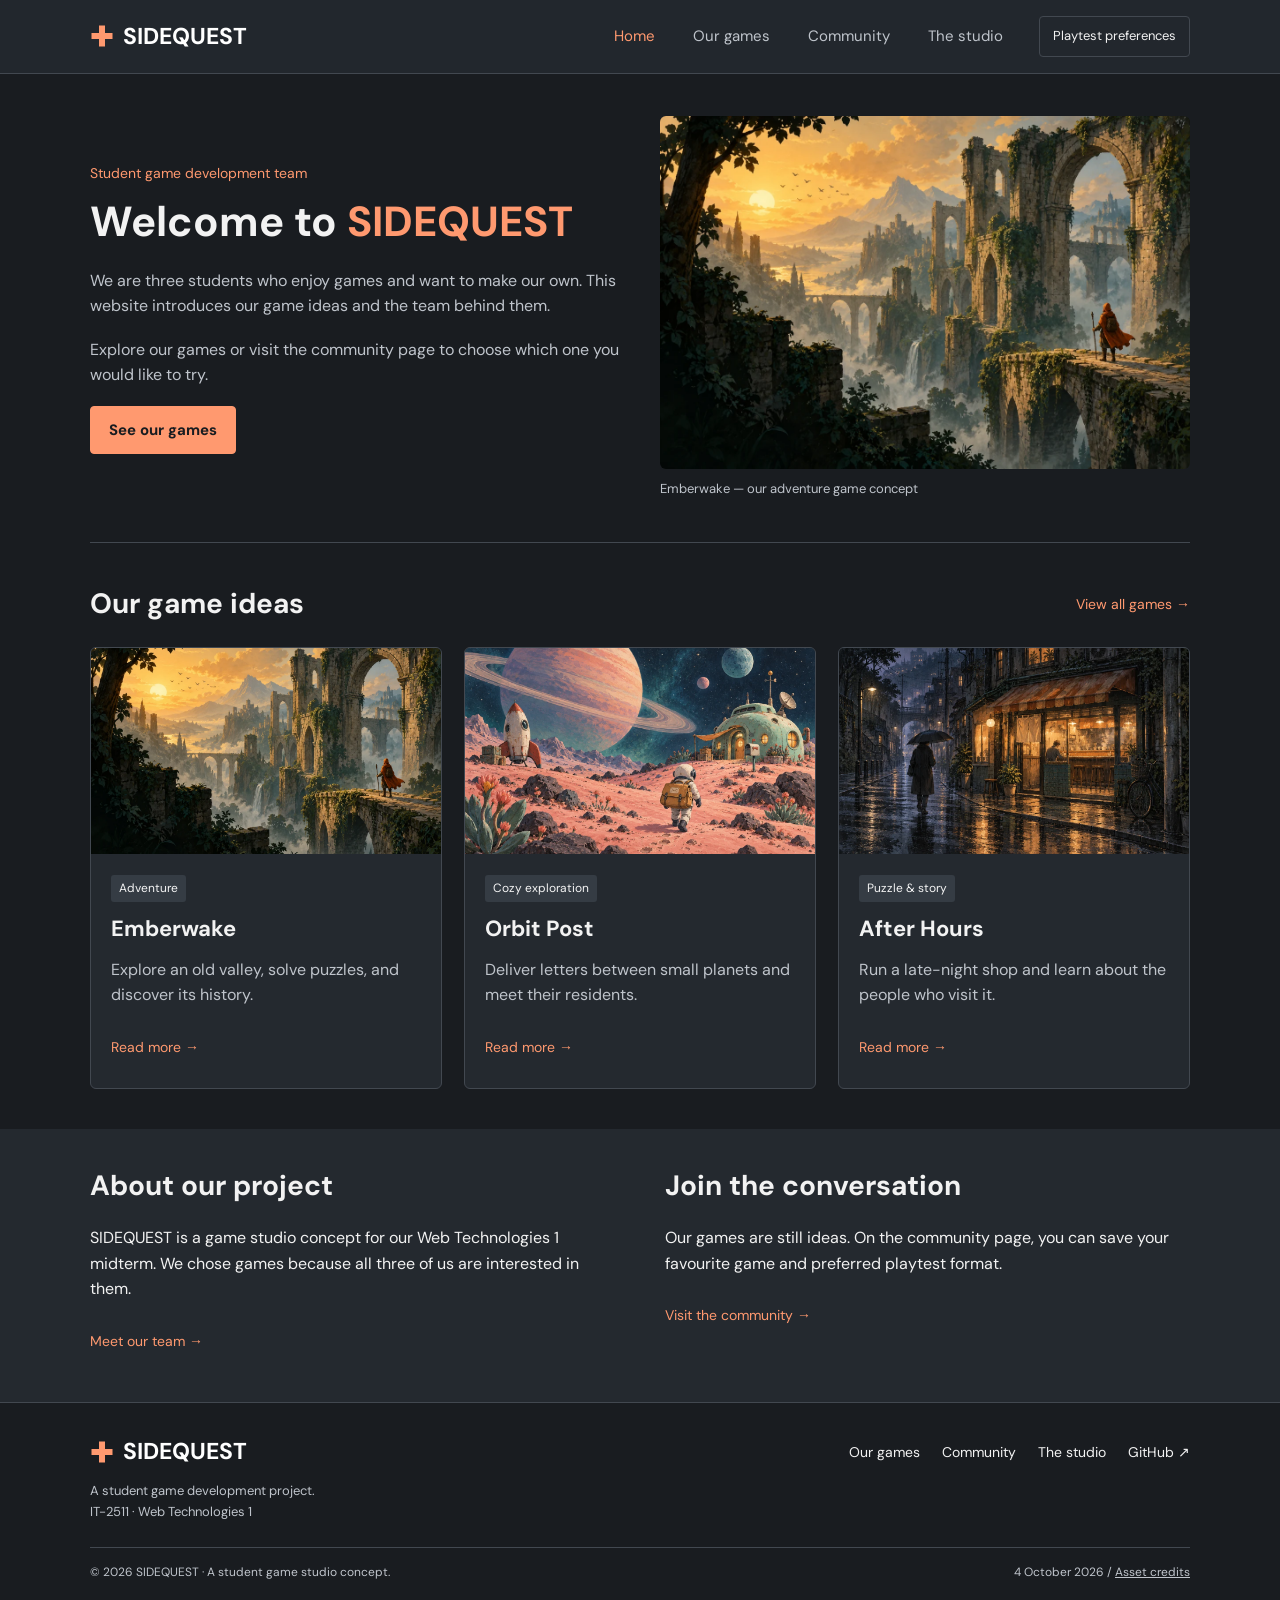
<file: index.html>
<!DOCTYPE html>
<html lang="en">
  <head>
    <meta charset="utf-8">
    <meta name="viewport" content="width=device-width, initial-scale=1">
    <meta name="description" content="SIDEQUEST student game studio website: Home. IT-2511, Web Technologies 1.">
    <meta name="theme-color" content="#151615">
    <title>
      Home | SIDEQUEST
    </title>
    <link rel="icon" href="assets/favicon.svg" type="image/svg+xml">
    <link rel="preload" href="assets/fonts/dm-sans-regular.woff2" as="font" type="font/woff2" crossorigin>
    <link rel="stylesheet" href="assets/vendor/bootstrap.min.css">
    <link rel="stylesheet" href="css/style.css">
    <link rel="stylesheet" href="css/home.css">
    <script src="assets/vendor/bootstrap.bundle.min.js" defer>
    </script>
    <script src="js/site.js" defer>
    </script>
  </head>
  <body>
    <a class="skip-link" href="#main">
      Skip to content
    </a>
    <header class="site-header">
      <nav class="navbar navbar-expand-lg shell" aria-label="Main navigation">
        <a class="brand" href="index.html" aria-label="SIDEQUEST home">
          <svg class="brand-mark" viewBox="0 0 32 32" aria-hidden="true">
            <path d="M12 2h8v10h10v8H20v10h-8V20H2v-8h10z" fill="currentColor"/>
          </svg>
          <span>
            SIDEQUEST
          </span>
        </a>
        <button class="navbar-toggler" type="button" data-bs-toggle="collapse" data-bs-target="#main-navigation" aria-controls="main-navigation" aria-expanded="false" aria-label="Toggle navigation">
          <span class="navbar-toggler-icon">
          </span>
        </button>
        <div class="collapse navbar-collapse" id="main-navigation">
          <ul class="navbar-nav">
            <li class="nav-item">
              <a class="nav-link" href="index.html" aria-current="page">
                Home
              </a>
            </li>
            <li class="nav-item">
              <a class="nav-link" href="games.html">
                Our games
              </a>
            </li>
            <li class="nav-item">
              <a class="nav-link" href="community.html">
                Community
              </a>
            </li>
            <li class="nav-item">
              <a class="nav-link" href="studio.html">
                The studio
              </a>
            </li>
          </ul>
          <a class="nav-cta" href="community.html#playtest">
            Playtest preferences
          </a>
        </div>
      </nav>
    </header>
    <main id="main">
      <section class="shell home-hero" aria-labelledby="hero-title">
        <div class="hero-copy">
          <p class="eyebrow">
            Student game development team
          </p>
          <h1 id="hero-title">
            Welcome to
            <span class="accent">
              SIDEQUEST
            </span>
          </h1>
          <p>
            We are three students who enjoy games and want to make our own. This website introduces our game ideas and the team behind them.
          </p>
          <p>
            Explore our games or visit the community page to choose which one you would like to try.
          </p>
          <a class="button" href="games.html">
            See our games
          </a>
        </div>
        <figure class="hero-image">
          <a href="emberwake.html">
            <img src="assets/images/emberwake.webp" alt="An orange-cloaked traveler exploring ancient ruins in a golden valley" width="1200" height="800" fetchpriority="high">
          </a>
          <figcaption>
            Emberwake — our adventure game concept
          </figcaption>
        </figure>
      </section>
      <section class="shell section-pad rule" aria-labelledby="home-games-title">
        <div class="section-heading">
          <h2 id="home-games-title">
            Our game ideas
          </h2>
          <a class="text-link" href="games.html">
            View all games →
          </a>
        </div>
        <div class="home-game-grid">
          <article class="game-card">
            <a href="emberwake.html">
              <img src="assets/images/emberwake.webp" alt="Emberwake's mountain valley and ancient stone arches" width="1200" height="800" loading="lazy">
            </a>
            <div class="card-body">
              <span class="tag">
                Adventure
              </span>
              <h3>
                <a href="emberwake.html">
                  Emberwake
                </a>
              </h3>
              <p>
                Explore an old valley, solve puzzles, and discover its history.
              </p>
              <a class="text-link" href="emberwake.html">
                Read more →
              </a>
            </div>
          </article>
          <article class="game-card">
            <a href="games.html#orbit-post">
              <img src="assets/images/orbit-post.webp" alt="An astronaut delivering mail on a colourful moon" width="1200" height="800" loading="lazy">
            </a>
            <div class="card-body">
              <span class="tag">
                Cozy exploration
              </span>
              <h3>
                <a href="games.html#orbit-post">
                  Orbit Post
                </a>
              </h3>
              <p>
                Deliver letters between small planets and meet their residents.
              </p>
              <a class="text-link" href="games.html#orbit-post">
                Read more →
              </a>
            </div>
          </article>
          <article class="game-card">
            <a href="games.html#after-hours">
              <img src="assets/images/after-hours.webp" alt="A small noodle shop on a rainy city street at night" width="1200" height="800" loading="lazy">
            </a>
            <div class="card-body">
              <span class="tag">
                Puzzle
                &amp;
                story
              </span>
              <h3>
                <a href="games.html#after-hours">
                  After Hours
                </a>
              </h3>
              <p>
                Run a late-night shop and learn about the people who visit it.
              </p>
              <a class="text-link" href="games.html#after-hours">
                Read more →
              </a>
            </div>
          </article>
        </div>
      </section>
      <section class="info-section section-pad">
        <div class="shell row-layout">
          <div>
            <h2>
              About our project
            </h2>
            <p>
              SIDEQUEST is a game studio concept for our Web Technologies 1 midterm. We chose games because all three of us are interested in them.
            </p>
            <a class="text-link" href="studio.html">
              Meet our team →
            </a>
          </div>
          <div>
            <h2>
              Join the conversation
            </h2>
            <p>
              Our games are still ideas. On the community page, you can save your favourite game and preferred playtest format.
            </p>
            <a class="text-link" href="community.html">
              Visit the community →
            </a>
          </div>
        </div>
      </section>
    </main>
    <footer class="site-footer">
      <div class="shell">
        <div class="footer-top">
          <div>
            <a class="brand" href="index.html">
              <svg class="brand-mark" viewBox="0 0 32 32" aria-hidden="true">
                <path d="M12 2h8v10h10v8H20v10h-8V20H2v-8h10z" fill="currentColor"/>
              </svg>
              <span>
                SIDEQUEST
              </span>
            </a>
            <p class="footer-description">
              A student game development project.
              <br>
              IT-2511 · Web Technologies 1
            </p>
          </div>
          <nav class="footer-links" aria-label="Footer navigation">
            <a href="games.html">
              Our games
            </a>
            <a href="community.html">
              Community
            </a>
            <a href="studio.html">
              The studio
            </a>
            <a href="https://github.com/Abenovv/Midterm-Web_Technologies-1stTerm" target="_blank" rel="noopener noreferrer">
              GitHub ↗
            </a>
          </nav>
        </div>
        <div class="footer-bottom">
          <span>
            © 2026 SIDEQUEST · A student game studio concept.
          </span>
          <span>
            4 October 2026
            <span aria-hidden="true">
              /
            </span>
            <a href="studio.html#credits">
              Asset credits
            </a>
          </span>
        </div>
      </div>
    </footer>
  </body>
</html>
</file>
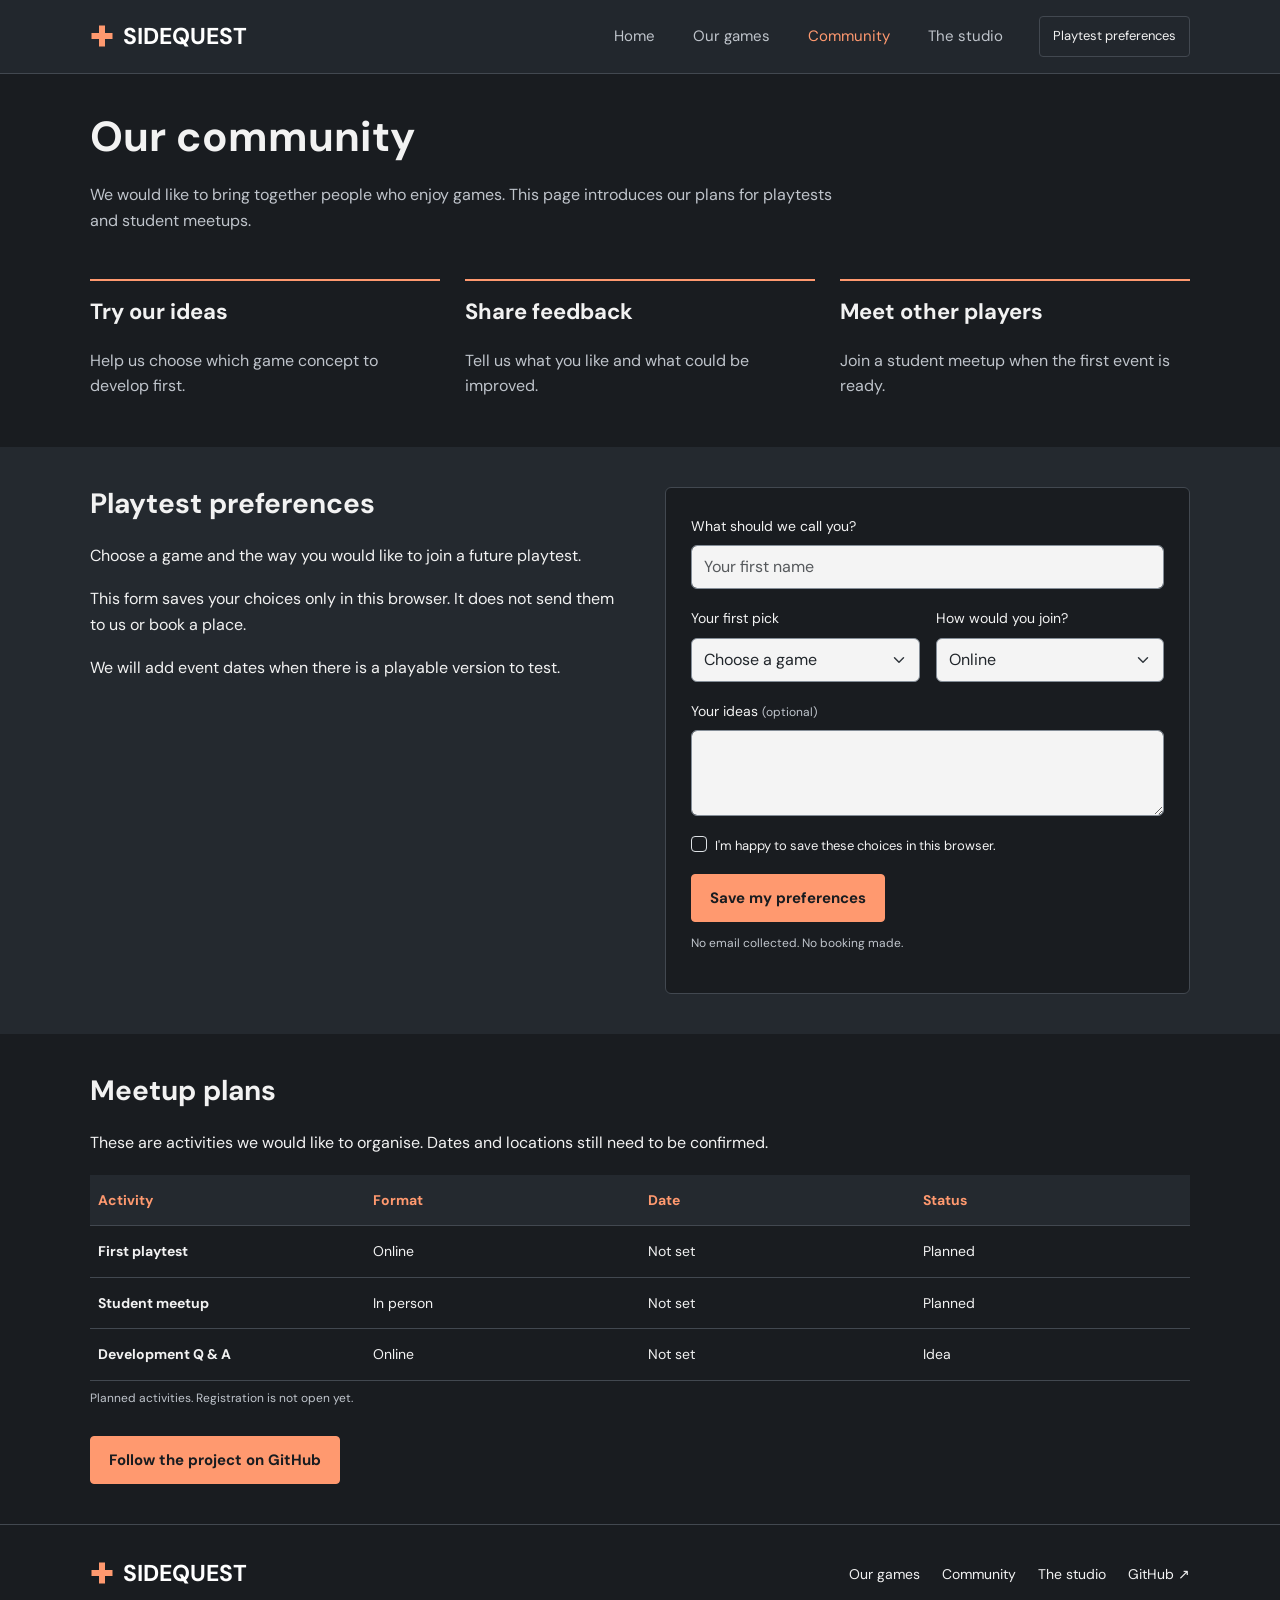
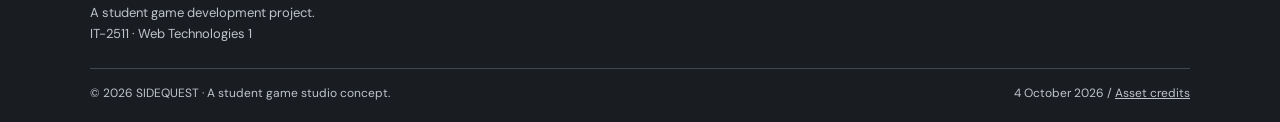
<file: community.html>
<!DOCTYPE html>
<html lang="en">
  <head>
    <meta charset="utf-8">
    <meta name="viewport" content="width=device-width, initial-scale=1">
    <meta name="description" content="SIDEQUEST student game studio website: Community. IT-2511, Web Technologies 1.">
    <meta name="theme-color" content="#151615">
    <title>
      Community | SIDEQUEST
    </title>
    <link rel="icon" href="assets/favicon.svg" type="image/svg+xml">
    <link rel="preload" href="assets/fonts/dm-sans-regular.woff2" as="font" type="font/woff2" crossorigin>
    <link rel="stylesheet" href="assets/vendor/bootstrap.min.css">
    <link rel="stylesheet" href="css/style.css">
    <link rel="stylesheet" href="css/community.css">
    <script src="assets/vendor/bootstrap.bundle.min.js" defer>
    </script>
    <script src="js/site.js" defer>
    </script>
  </head>
  <body>
    <a class="skip-link" href="#main">
      Skip to content
    </a>
    <header class="site-header">
      <nav class="navbar navbar-expand-lg shell" aria-label="Main navigation">
        <a class="brand" href="index.html" aria-label="SIDEQUEST home">
          <svg class="brand-mark" viewBox="0 0 32 32" aria-hidden="true">
            <path d="M12 2h8v10h10v8H20v10h-8V20H2v-8h10z" fill="currentColor"/>
          </svg>
          <span>
            SIDEQUEST
          </span>
        </a>
        <button class="navbar-toggler" type="button" data-bs-toggle="collapse" data-bs-target="#main-navigation" aria-controls="main-navigation" aria-expanded="false" aria-label="Toggle navigation">
          <span class="navbar-toggler-icon">
          </span>
        </button>
        <div class="collapse navbar-collapse" id="main-navigation">
          <ul class="navbar-nav">
            <li class="nav-item">
              <a class="nav-link" href="index.html">
                Home
              </a>
            </li>
            <li class="nav-item">
              <a class="nav-link" href="games.html">
                Our games
              </a>
            </li>
            <li class="nav-item">
              <a class="nav-link" href="community.html" aria-current="page">
                Community
              </a>
            </li>
            <li class="nav-item">
              <a class="nav-link" href="studio.html">
                The studio
              </a>
            </li>
          </ul>
          <a class="nav-cta" href="community.html#playtest">
            Playtest preferences
          </a>
        </div>
      </nav>
    </header>
    <main id="main">
      <section class="shell page-top" aria-labelledby="community-title">
        <h1 id="community-title">
          Our community
        </h1>
        <p class="intro">
          We would like to bring together people who enjoy games. This page introduces our plans for playtests and student meetups.
        </p>
      </section>
      <section class="shell community-values" aria-label="Community activities">
        <article>
          <h2>
            Try our ideas
          </h2>
          <p>
            Help us choose which game concept to develop first.
          </p>
        </article>
        <article>
          <h2>
            Share feedback
          </h2>
          <p>
            Tell us what you like and what could be improved.
          </p>
        </article>
        <article>
          <h2>
            Meet other players
          </h2>
          <p>
            Join a student meetup when the first event is ready.
          </p>
        </article>
      </section>
      <section class="info-section section-pad" id="playtest" aria-labelledby="playtest-title">
        <div class="shell playtest-layout">
          <div>
            <h2 id="playtest-title">
              Playtest preferences
            </h2>
            <p>
              Choose a game and the way you would like to join a future playtest.
            </p>
            <p>
              This form saves your choices only in this browser. It does not send them to us or book a place.
            </p>
            <p>
              We will add event dates when there is a playable version to test.
            </p>
          </div>
          <form class="playtest-form" id="playtest-form">
            <div class="mb-3">
              <label class="form-label" for="player-name">
                What should we call you?
              </label>
              <input class="form-control" id="player-name" name="name" type="text" autocomplete="given-name" placeholder="Your first name" required maxlength="60">
            </div>
            <div class="row g-3 mb-3">
              <div class="col-sm-6">
                <label class="form-label" for="player-game">
                  Your first pick
                </label>
                <select class="form-select" id="player-game" name="game" required>
                  <option value="">
                    Choose a game
                  </option>
                  <option>
                    Emberwake
                  </option>
                  <option>
                    Orbit Post
                  </option>
                  <option>
                    After Hours
                  </option>
                </select>
              </div>
              <div class="col-sm-6">
                <label class="form-label" for="player-format">
                  How would you join?
                </label>
                <select class="form-select" id="player-format" name="format">
                  <option>
                    Online
                  </option>
                  <option>
                    In person
                  </option>
                  <option>
                    Either works
                  </option>
                </select>
              </div>
            </div>
            <div class="mb-3">
              <label class="form-label" for="player-message">
                Your ideas
                <span class="optional">
                  (optional)
                </span>
              </label>
              <textarea class="form-control" id="player-message" name="message" rows="3" maxlength="500" placeholder="What would you like to see in the game?">
              </textarea>
            </div>
            <div class="form-check mb-3">
              <input class="form-check-input" id="save-consent" name="consent" type="checkbox" required>
              <label class="form-check-label" for="save-consent">
                I'm happy to save these choices in this browser.
              </label>
            </div>
            <button class="button" type="submit">
              Save my preferences
            </button>
            <p class="form-note">
              No email collected. No booking made.
            </p>
            <p class="form-feedback" id="form-feedback" role="status" aria-live="polite">
            </p>
          </form>
        </div>
      </section>
      <div class="shell saved-note" id="saved-preferences" hidden>
        <div>
          <strong>
            Your saved preferences
          </strong>
          <br>
          <span id="saved-summary">
          </span>
        </div>
        <button class="clear-preferences" type="button" id="clear-preferences">
          Clear saved choices
        </button>
      </div>
      <section class="shell section-pad" aria-labelledby="meetup-title">
        <h2 id="meetup-title">
          Meetup plans
        </h2>
        <p>
          These are activities we would like to organise. Dates and locations still need to be confirmed.
        </p>
        <table class="table community-table">
          <caption>
            Planned activities. Registration is not open yet.
          </caption>
          <thead>
            <tr>
              <th scope="col">
                Activity
              </th>
              <th scope="col">
                Format
              </th>
              <th scope="col">
                Date
              </th>
              <th scope="col">
                Status
              </th>
            </tr>
          </thead>
          <tbody>
            <tr>
              <th scope="row">
                First playtest
              </th>
              <td>
                Online
              </td>
              <td>
                Not set
              </td>
              <td>
                Planned
              </td>
            </tr>
            <tr>
              <th scope="row">
                Student meetup
              </th>
              <td>
                In person
              </td>
              <td>
                Not set
              </td>
              <td>
                Planned
              </td>
            </tr>
            <tr>
              <th scope="row">
                Development Q
                &amp;
                A
              </th>
              <td>
                Online
              </td>
              <td>
                Not set
              </td>
              <td>
                Idea
              </td>
            </tr>
          </tbody>
        </table>
        <a class="button" href="https://github.com/Abenovv/Midterm-Web_Technologies-1stTerm" target="_blank" rel="noopener noreferrer">
          Follow the project on GitHub
        </a>
      </section>
    </main>
    <footer class="site-footer">
      <div class="shell">
        <div class="footer-top">
          <div>
            <a class="brand" href="index.html">
              <svg class="brand-mark" viewBox="0 0 32 32" aria-hidden="true">
                <path d="M12 2h8v10h10v8H20v10h-8V20H2v-8h10z" fill="currentColor"/>
              </svg>
              <span>
                SIDEQUEST
              </span>
            </a>
            <p class="footer-description">
              A student game development project.
              <br>
              IT-2511 · Web Technologies 1
            </p>
          </div>
          <nav class="footer-links" aria-label="Footer navigation">
            <a href="games.html">
              Our games
            </a>
            <a href="community.html">
              Community
            </a>
            <a href="studio.html">
              The studio
            </a>
            <a href="https://github.com/Abenovv/Midterm-Web_Technologies-1stTerm" target="_blank" rel="noopener noreferrer">
              GitHub ↗
            </a>
          </nav>
        </div>
        <div class="footer-bottom">
          <span>
            © 2026 SIDEQUEST · A student game studio concept.
          </span>
          <span>
            4 October 2026
            <span aria-hidden="true">
              /
            </span>
            <a href="studio.html#credits">
              Asset credits
            </a>
          </span>
        </div>
      </div>
    </footer>
  </body>
</html>
</file>
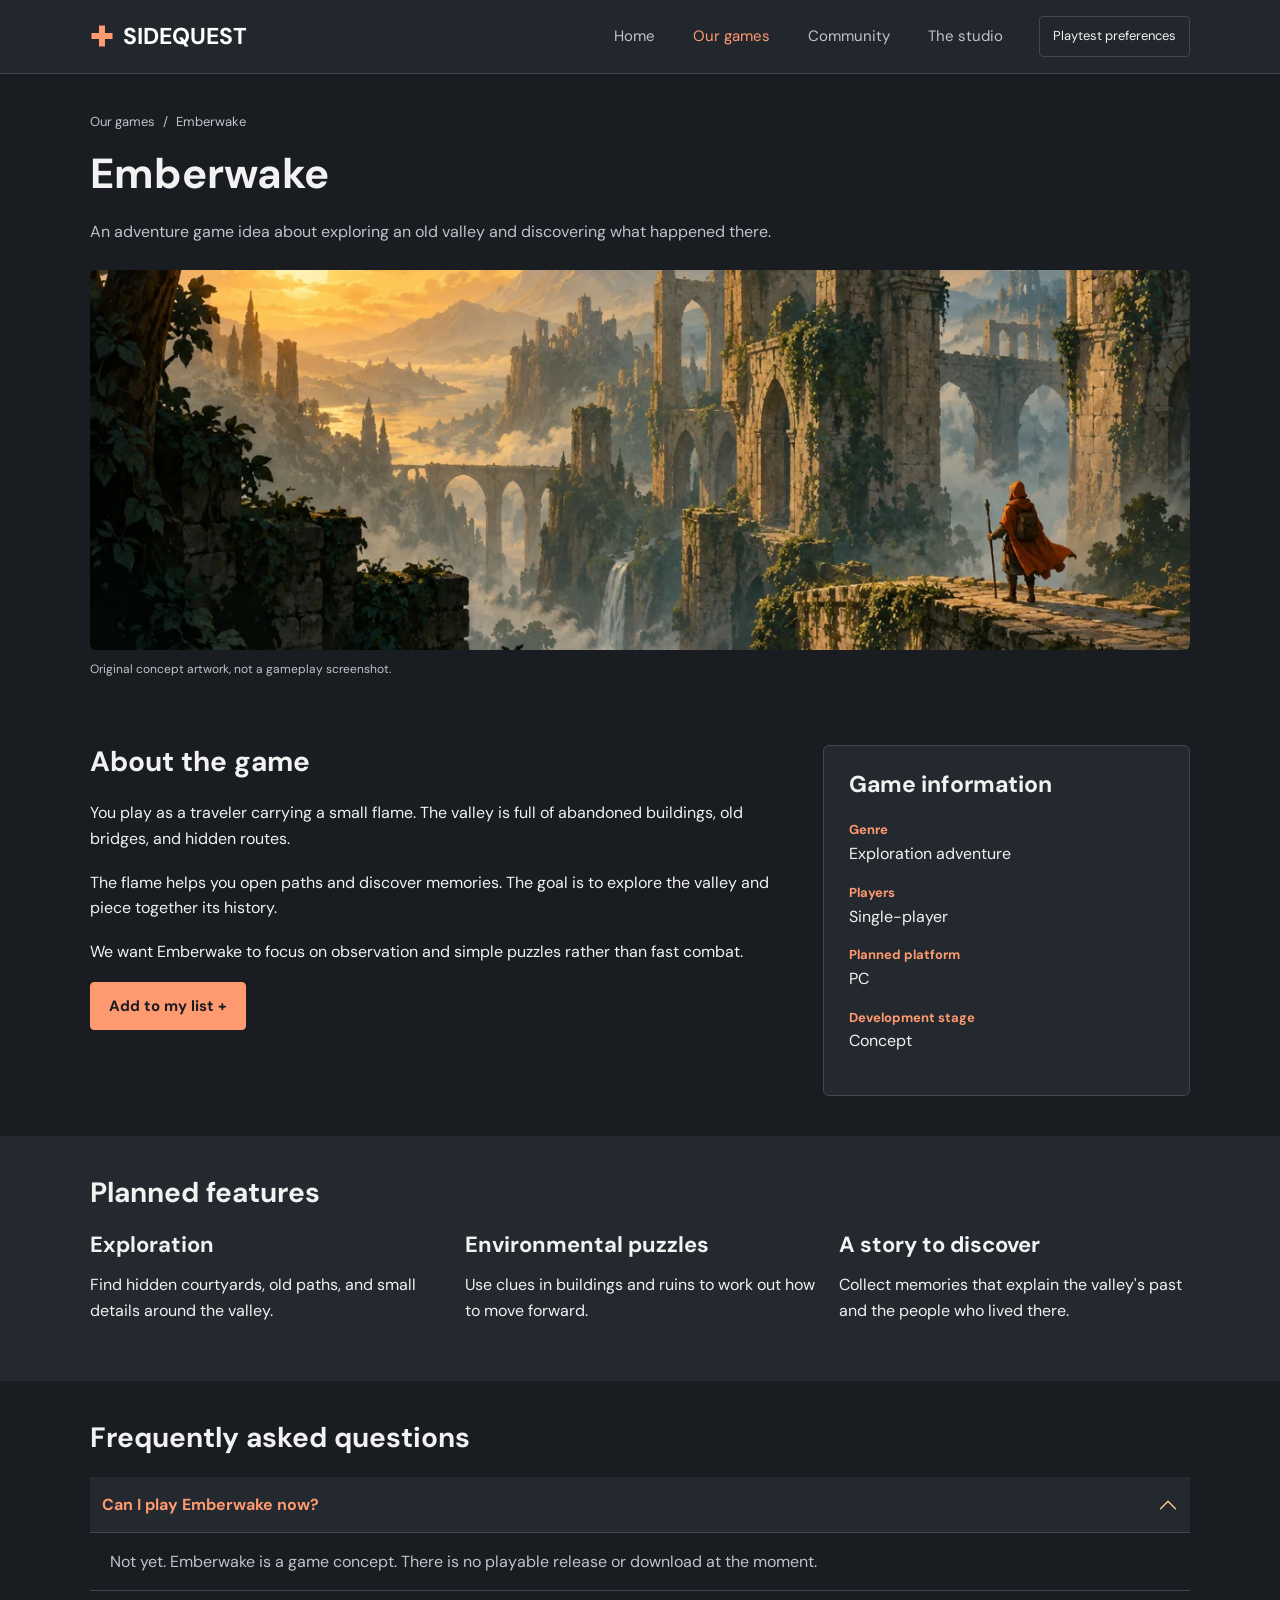
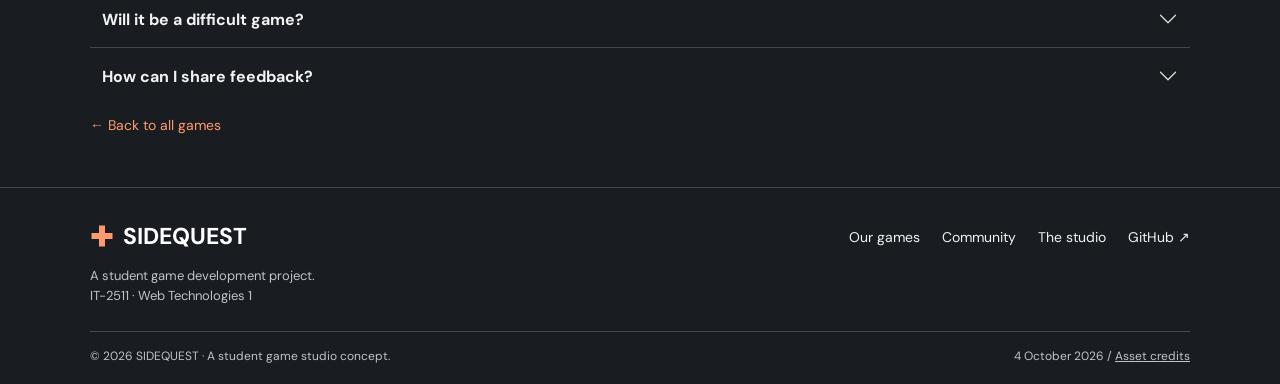
<file: emberwake.html>
<!DOCTYPE html>
<html lang="en">
  <head>
    <meta charset="utf-8">
    <meta name="viewport" content="width=device-width, initial-scale=1">
    <meta name="description" content="SIDEQUEST student game studio website: Emberwake. IT-2511, Web Technologies 1.">
    <meta name="theme-color" content="#151615">
    <title>
      Emberwake | SIDEQUEST
    </title>
    <link rel="icon" href="assets/favicon.svg" type="image/svg+xml">
    <link rel="preload" href="assets/fonts/dm-sans-regular.woff2" as="font" type="font/woff2" crossorigin>
    <link rel="stylesheet" href="assets/vendor/bootstrap.min.css">
    <link rel="stylesheet" href="css/style.css">
    <link rel="stylesheet" href="css/emberwake.css">
    <script src="assets/vendor/bootstrap.bundle.min.js" defer>
    </script>
    <script src="js/site.js" defer>
    </script>
  </head>
  <body>
    <a class="skip-link" href="#main">
      Skip to content
    </a>
    <header class="site-header">
      <nav class="navbar navbar-expand-lg shell" aria-label="Main navigation">
        <a class="brand" href="index.html" aria-label="SIDEQUEST home">
          <svg class="brand-mark" viewBox="0 0 32 32" aria-hidden="true">
            <path d="M12 2h8v10h10v8H20v10h-8V20H2v-8h10z" fill="currentColor"/>
          </svg>
          <span>
            SIDEQUEST
          </span>
        </a>
        <button class="navbar-toggler" type="button" data-bs-toggle="collapse" data-bs-target="#main-navigation" aria-controls="main-navigation" aria-expanded="false" aria-label="Toggle navigation">
          <span class="navbar-toggler-icon">
          </span>
        </button>
        <div class="collapse navbar-collapse" id="main-navigation">
          <ul class="navbar-nav">
            <li class="nav-item">
              <a class="nav-link" href="index.html">
                Home
              </a>
            </li>
            <li class="nav-item">
              <a class="nav-link" href="games.html" aria-current="page">
                Our games
              </a>
            </li>
            <li class="nav-item">
              <a class="nav-link" href="community.html">
                Community
              </a>
            </li>
            <li class="nav-item">
              <a class="nav-link" href="studio.html">
                The studio
              </a>
            </li>
          </ul>
          <a class="nav-cta" href="community.html#playtest">
            Playtest preferences
          </a>
        </div>
      </nav>
    </header>
    <main id="main">
      <section class="shell page-top" aria-labelledby="emberwake-title">
        <nav aria-label="Breadcrumb">
          <ol class="breadcrumb">
            <li class="breadcrumb-item">
              <a href="games.html">
                Our games
              </a>
            </li>
            <li class="breadcrumb-item active" aria-current="page">
              Emberwake
            </li>
          </ol>
        </nav>
        <h1 id="emberwake-title">
          Emberwake
        </h1>
        <p class="intro">
          An adventure game idea about exploring an old valley and discovering what happened there.
        </p>
        <img class="game-banner" src="assets/images/emberwake.webp" alt="A lone traveler standing among large ancient arches in a mountain valley" width="1200" height="800" fetchpriority="high">
        <p class="image-caption">
          Original concept artwork, not a gameplay screenshot.
        </p>
      </section>
      <section class="shell game-about">
        <div>
          <h2>
            About the game
          </h2>
          <p>
            You play as a traveler carrying a small flame. The valley is full of abandoned buildings, old bridges, and hidden routes.
          </p>
          <p>
            The flame helps you open paths and discover memories. The goal is to explore the valley and piece together its history.
          </p>
          <p>
            We want Emberwake to focus on observation and simple puzzles rather than fast combat.
          </p>
          <button class="button" type="button" id="wishlist-button" aria-pressed="false">
            Add to my list +
          </button>
          <p class="wishlist-message" id="wishlist-message" role="status" aria-live="polite">
          </p>
        </div>
        <aside class="game-info">
          <h2>
            Game information
          </h2>
          <dl>
            <dt>
              Genre
            </dt>
            <dd>
              Exploration adventure
            </dd>
            <dt>
              Players
            </dt>
            <dd>
              Single-player
            </dd>
            <dt>
              Planned platform
            </dt>
            <dd>
              PC
            </dd>
            <dt>
              Development stage
            </dt>
            <dd>
              Concept
            </dd>
          </dl>
        </aside>
      </section>
      <section class="info-section section-pad" aria-labelledby="features-title">
        <div class="shell">
          <h2 id="features-title">
            Planned features
          </h2>
          <div class="row g-4">
            <article class="col-md-4">
              <h3>
                Exploration
              </h3>
              <p>
                Find hidden courtyards, old paths, and small details around the valley.
              </p>
            </article>
            <article class="col-md-4">
              <h3>
                Environmental puzzles
              </h3>
              <p>
                Use clues in buildings and ruins to work out how to move forward.
              </p>
            </article>
            <article class="col-md-4">
              <h3>
                A story to discover
              </h3>
              <p>
                Collect memories that explain the valley's past and the people who lived there.
              </p>
            </article>
          </div>
        </div>
      </section>
      <section class="shell section-pad" aria-labelledby="emberwake-faq">
        <h2 id="emberwake-faq">
          Frequently asked questions
        </h2>
        <div class="accordion accordion-flush" id="game-questions">
          <div class="accordion-item">
            <h3 class="accordion-header">
              <button class="accordion-button" type="button" data-bs-toggle="collapse" data-bs-target="#answer-one" aria-expanded="true" aria-controls="answer-one">
                Can I play Emberwake now?
              </button>
            </h3>
            <div id="answer-one" class="accordion-collapse collapse show" data-bs-parent="#game-questions">
              <div class="accordion-body">
                Not yet. Emberwake is a game concept. There is no playable release or download at the moment.
              </div>
            </div>
          </div>
          <div class="accordion-item">
            <h3 class="accordion-header">
              <button class="accordion-button collapsed" type="button" data-bs-toggle="collapse" data-bs-target="#answer-two" aria-expanded="false" aria-controls="answer-two">
                Will it be a difficult game?
              </button>
            </h3>
            <div id="answer-two" class="accordion-collapse collapse" data-bs-parent="#game-questions">
              <div class="accordion-body">
                The idea focuses on exploration and simple puzzles. We want players to have time to look around and understand the clues.
              </div>
            </div>
          </div>
          <div class="accordion-item">
            <h3 class="accordion-header">
              <button class="accordion-button collapsed" type="button" data-bs-toggle="collapse" data-bs-target="#answer-three" aria-expanded="false" aria-controls="answer-three">
                How can I share feedback?
              </button>
            </h3>
            <div id="answer-three" class="accordion-collapse collapse" data-bs-parent="#game-questions">
              <div class="accordion-body">
                Visit our GitHub repository to share an issue or idea. You can also save your playtest preferences on the Community page.
              </div>
            </div>
          </div>
        </div>
        <a class="text-link" href="games.html">
          ← Back to all games
        </a>
      </section>
    </main>
    <footer class="site-footer">
      <div class="shell">
        <div class="footer-top">
          <div>
            <a class="brand" href="index.html">
              <svg class="brand-mark" viewBox="0 0 32 32" aria-hidden="true">
                <path d="M12 2h8v10h10v8H20v10h-8V20H2v-8h10z" fill="currentColor"/>
              </svg>
              <span>
                SIDEQUEST
              </span>
            </a>
            <p class="footer-description">
              A student game development project.
              <br>
              IT-2511 · Web Technologies 1
            </p>
          </div>
          <nav class="footer-links" aria-label="Footer navigation">
            <a href="games.html">
              Our games
            </a>
            <a href="community.html">
              Community
            </a>
            <a href="studio.html">
              The studio
            </a>
            <a href="https://github.com/Abenovv/Midterm-Web_Technologies-1stTerm" target="_blank" rel="noopener noreferrer">
              GitHub ↗
            </a>
          </nav>
        </div>
        <div class="footer-bottom">
          <span>
            © 2026 SIDEQUEST · A student game studio concept.
          </span>
          <span>
            4 October 2026
            <span aria-hidden="true">
              /
            </span>
            <a href="studio.html#credits">
              Asset credits
            </a>
          </span>
        </div>
      </div>
    </footer>
  </body>
</html>
</file>
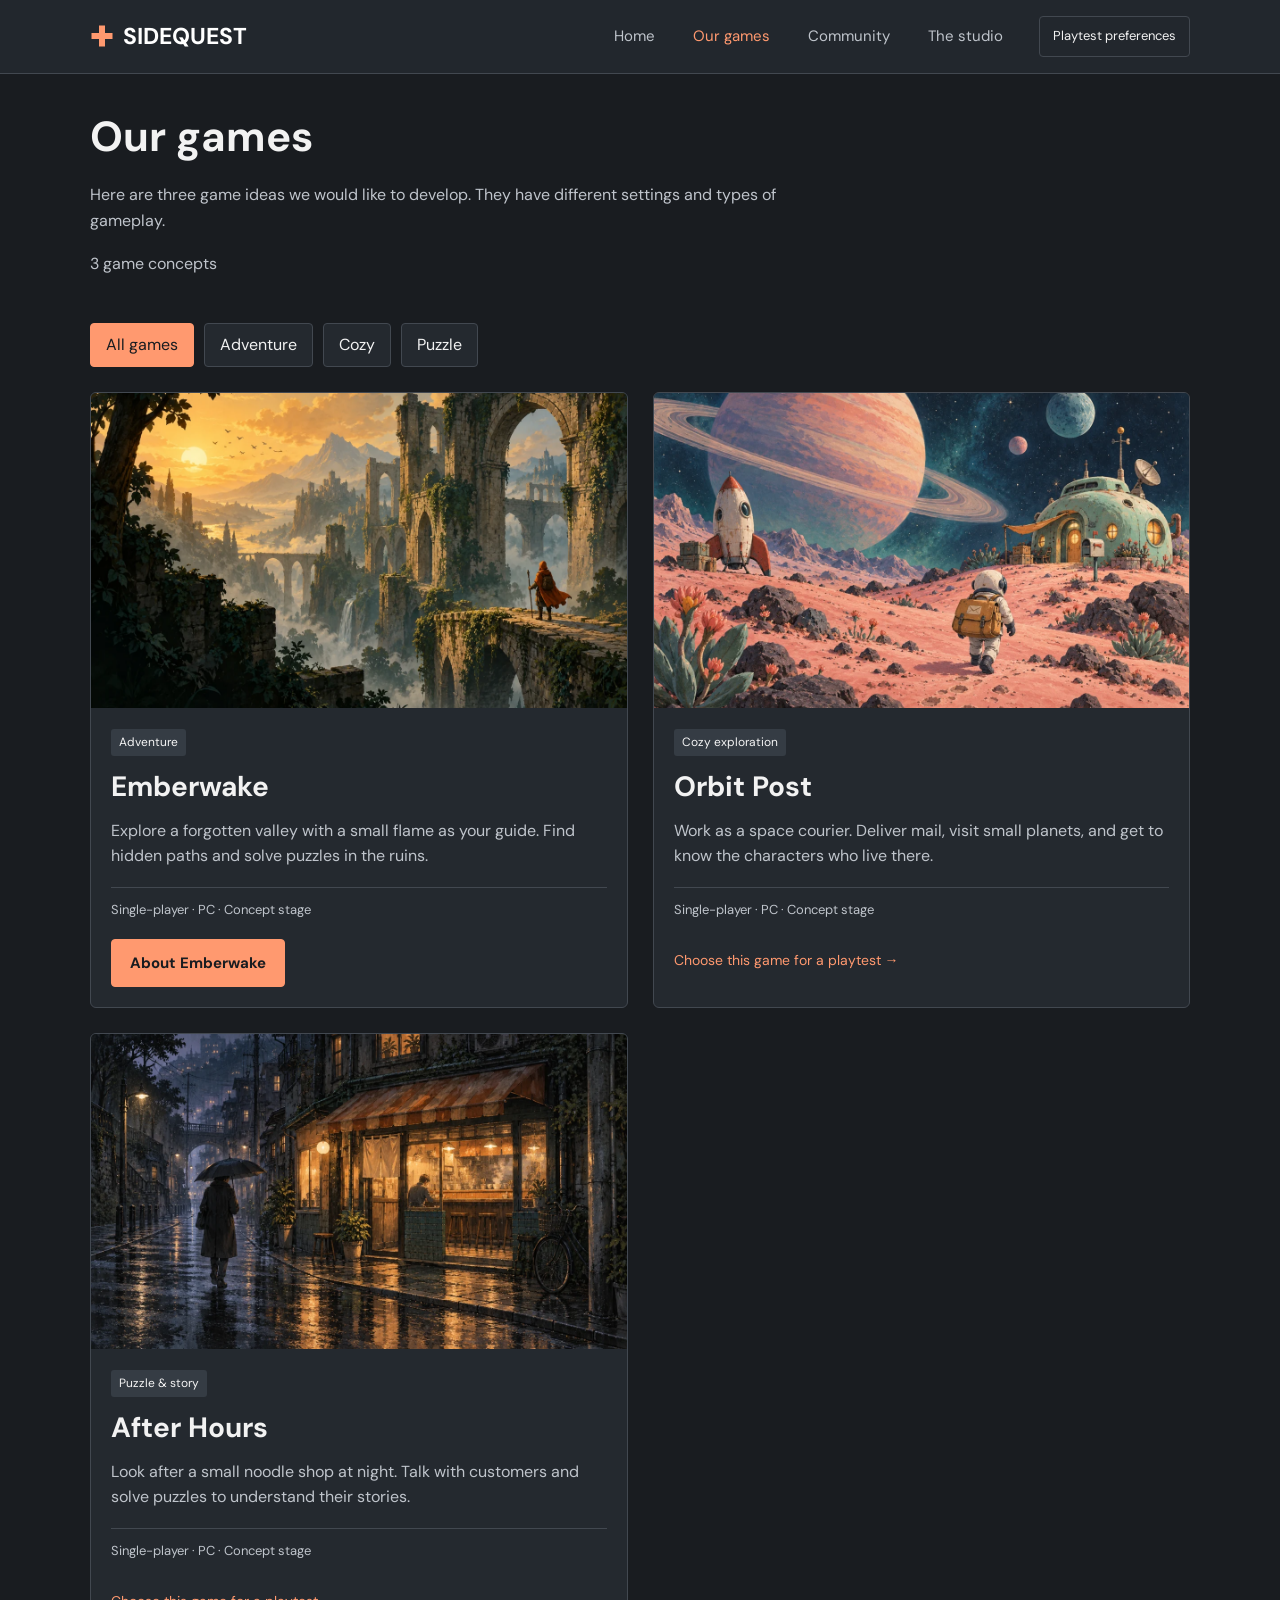
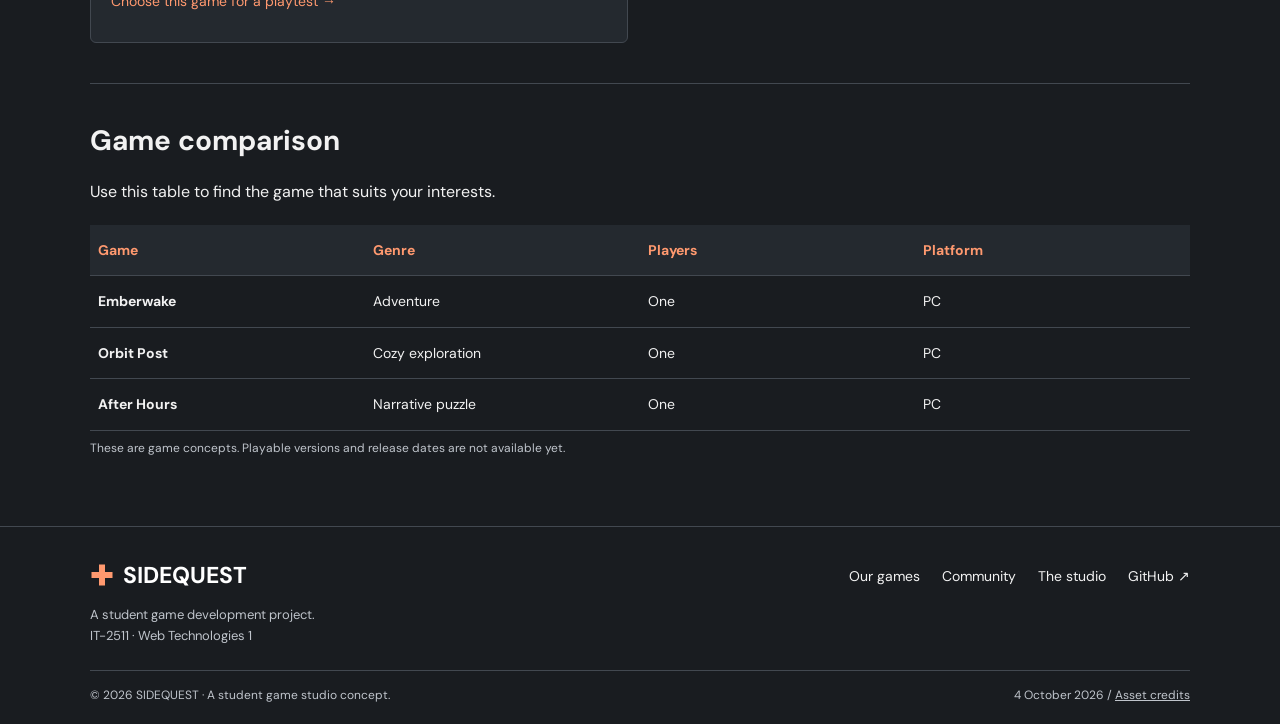
<file: games.html>
<!DOCTYPE html>
<html lang="en">
  <head>
    <meta charset="utf-8">
    <meta name="viewport" content="width=device-width, initial-scale=1">
    <meta name="description" content="SIDEQUEST student game studio website: Our games. IT-2511, Web Technologies 1.">
    <meta name="theme-color" content="#151615">
    <title>
      Our games | SIDEQUEST
    </title>
    <link rel="icon" href="assets/favicon.svg" type="image/svg+xml">
    <link rel="preload" href="assets/fonts/dm-sans-regular.woff2" as="font" type="font/woff2" crossorigin>
    <link rel="stylesheet" href="assets/vendor/bootstrap.min.css">
    <link rel="stylesheet" href="css/style.css">
    <link rel="stylesheet" href="css/games.css">
    <script src="assets/vendor/bootstrap.bundle.min.js" defer>
    </script>
    <script src="js/site.js" defer>
    </script>
  </head>
  <body>
    <a class="skip-link" href="#main">
      Skip to content
    </a>
    <header class="site-header">
      <nav class="navbar navbar-expand-lg shell" aria-label="Main navigation">
        <a class="brand" href="index.html" aria-label="SIDEQUEST home">
          <svg class="brand-mark" viewBox="0 0 32 32" aria-hidden="true">
            <path d="M12 2h8v10h10v8H20v10h-8V20H2v-8h10z" fill="currentColor"/>
          </svg>
          <span>
            SIDEQUEST
          </span>
        </a>
        <button class="navbar-toggler" type="button" data-bs-toggle="collapse" data-bs-target="#main-navigation" aria-controls="main-navigation" aria-expanded="false" aria-label="Toggle navigation">
          <span class="navbar-toggler-icon">
          </span>
        </button>
        <div class="collapse navbar-collapse" id="main-navigation">
          <ul class="navbar-nav">
            <li class="nav-item">
              <a class="nav-link" href="index.html">
                Home
              </a>
            </li>
            <li class="nav-item">
              <a class="nav-link" href="games.html" aria-current="page">
                Our games
              </a>
            </li>
            <li class="nav-item">
              <a class="nav-link" href="community.html">
                Community
              </a>
            </li>
            <li class="nav-item">
              <a class="nav-link" href="studio.html">
                The studio
              </a>
            </li>
          </ul>
          <a class="nav-cta" href="community.html#playtest">
            Playtest preferences
          </a>
        </div>
      </nav>
    </header>
    <main id="main">
      <section class="shell page-top" aria-labelledby="catalog-title">
        <h1 id="catalog-title">
          Our games
        </h1>
        <p class="intro">
          Here are three game ideas we would like to develop. They have different settings and types of gameplay.
        </p>
        <p class="text-muted-custom" id="game-count" aria-live="polite">
          3 game concepts
        </p>
      </section>
      <section class="shell" aria-label="Game catalog">
        <div class="catalog-tools" role="group" aria-label="Filter games by genre">
          <button class="filter-button" type="button" data-filter="all" aria-pressed="true">
            All games
          </button>
          <button class="filter-button" type="button" data-filter="adventure" aria-pressed="false">
            Adventure
          </button>
          <button class="filter-button" type="button" data-filter="cozy" aria-pressed="false">
            Cozy
          </button>
          <button class="filter-button" type="button" data-filter="puzzle" aria-pressed="false">
            Puzzle
          </button>
        </div>
        <div class="catalog-grid">
          <article class="game-card" data-genre="adventure" id="emberwake">
            <a href="emberwake.html">
              <img src="assets/images/emberwake.webp" alt="The traveler and the golden ruins of Emberwake" width="1200" height="800" fetchpriority="high">
            </a>
            <div class="card-body">
              <span class="tag">
                Adventure
              </span>
              <h2>
                Emberwake
              </h2>
              <p>
                Explore a forgotten valley with a small flame as your guide. Find hidden paths and solve puzzles in the ruins.
              </p>
              <p class="game-platform">
                Single-player · PC · Concept stage
              </p>
              <a class="button" href="emberwake.html">
                About Emberwake
              </a>
            </div>
          </article>
          <article class="game-card" data-genre="cozy" id="orbit-post">
            <img src="assets/images/orbit-post.webp" alt="A space courier arriving at a little mail station" width="1200" height="800">
            <div class="card-body">
              <span class="tag">
                Cozy exploration
              </span>
              <h2>
                Orbit Post
              </h2>
              <p>
                Work as a space courier. Deliver mail, visit small planets, and get to know the characters who live there.
              </p>
              <p class="game-platform">
                Single-player · PC · Concept stage
              </p>
              <a class="text-link" href="community.html#playtest">
                Choose this game for a playtest →
              </a>
            </div>
          </article>
          <article class="game-card" data-genre="puzzle" id="after-hours">
            <img src="assets/images/after-hours.webp" alt="A warmly lit noodle shop on a rainy street" width="1200" height="800" loading="lazy">
            <div class="card-body">
              <span class="tag">
                Puzzle
                &amp;
                story
              </span>
              <h2>
                After Hours
              </h2>
              <p>
                Look after a small noodle shop at night. Talk with customers and solve puzzles to understand their stories.
              </p>
              <p class="game-platform">
                Single-player · PC · Concept stage
              </p>
              <a class="text-link" href="community.html#playtest">
                Choose this game for a playtest →
              </a>
            </div>
          </article>
        </div>
      </section>
      <section class="shell section-pad rule" aria-labelledby="comparison-title">
        <h2 id="comparison-title">
          Game comparison
        </h2>
        <p>
          Use this table to find the game that suits your interests.
        </p>
        <table class="table game-table">
          <caption>
            These are game concepts. Playable versions and release dates are not available yet.
          </caption>
          <thead>
            <tr>
              <th scope="col">
                Game
              </th>
              <th scope="col">
                Genre
              </th>
              <th scope="col">
                Players
              </th>
              <th scope="col">
                Platform
              </th>
            </tr>
          </thead>
          <tbody>
            <tr>
              <th scope="row">
                Emberwake
              </th>
              <td>
                Adventure
              </td>
              <td>
                One
              </td>
              <td>
                PC
              </td>
            </tr>
            <tr>
              <th scope="row">
                Orbit Post
              </th>
              <td>
                Cozy exploration
              </td>
              <td>
                One
              </td>
              <td>
                PC
              </td>
            </tr>
            <tr>
              <th scope="row">
                After Hours
              </th>
              <td>
                Narrative puzzle
              </td>
              <td>
                One
              </td>
              <td>
                PC
              </td>
            </tr>
          </tbody>
        </table>
      </section>
    </main>
    <footer class="site-footer">
      <div class="shell">
        <div class="footer-top">
          <div>
            <a class="brand" href="index.html">
              <svg class="brand-mark" viewBox="0 0 32 32" aria-hidden="true">
                <path d="M12 2h8v10h10v8H20v10h-8V20H2v-8h10z" fill="currentColor"/>
              </svg>
              <span>
                SIDEQUEST
              </span>
            </a>
            <p class="footer-description">
              A student game development project.
              <br>
              IT-2511 · Web Technologies 1
            </p>
          </div>
          <nav class="footer-links" aria-label="Footer navigation">
            <a href="games.html">
              Our games
            </a>
            <a href="community.html">
              Community
            </a>
            <a href="studio.html">
              The studio
            </a>
            <a href="https://github.com/Abenovv/Midterm-Web_Technologies-1stTerm" target="_blank" rel="noopener noreferrer">
              GitHub ↗
            </a>
          </nav>
        </div>
        <div class="footer-bottom">
          <span>
            © 2026 SIDEQUEST · A student game studio concept.
          </span>
          <span>
            4 October 2026
            <span aria-hidden="true">
              /
            </span>
            <a href="studio.html#credits">
              Asset credits
            </a>
          </span>
        </div>
      </div>
    </footer>
  </body>
</html>
</file>
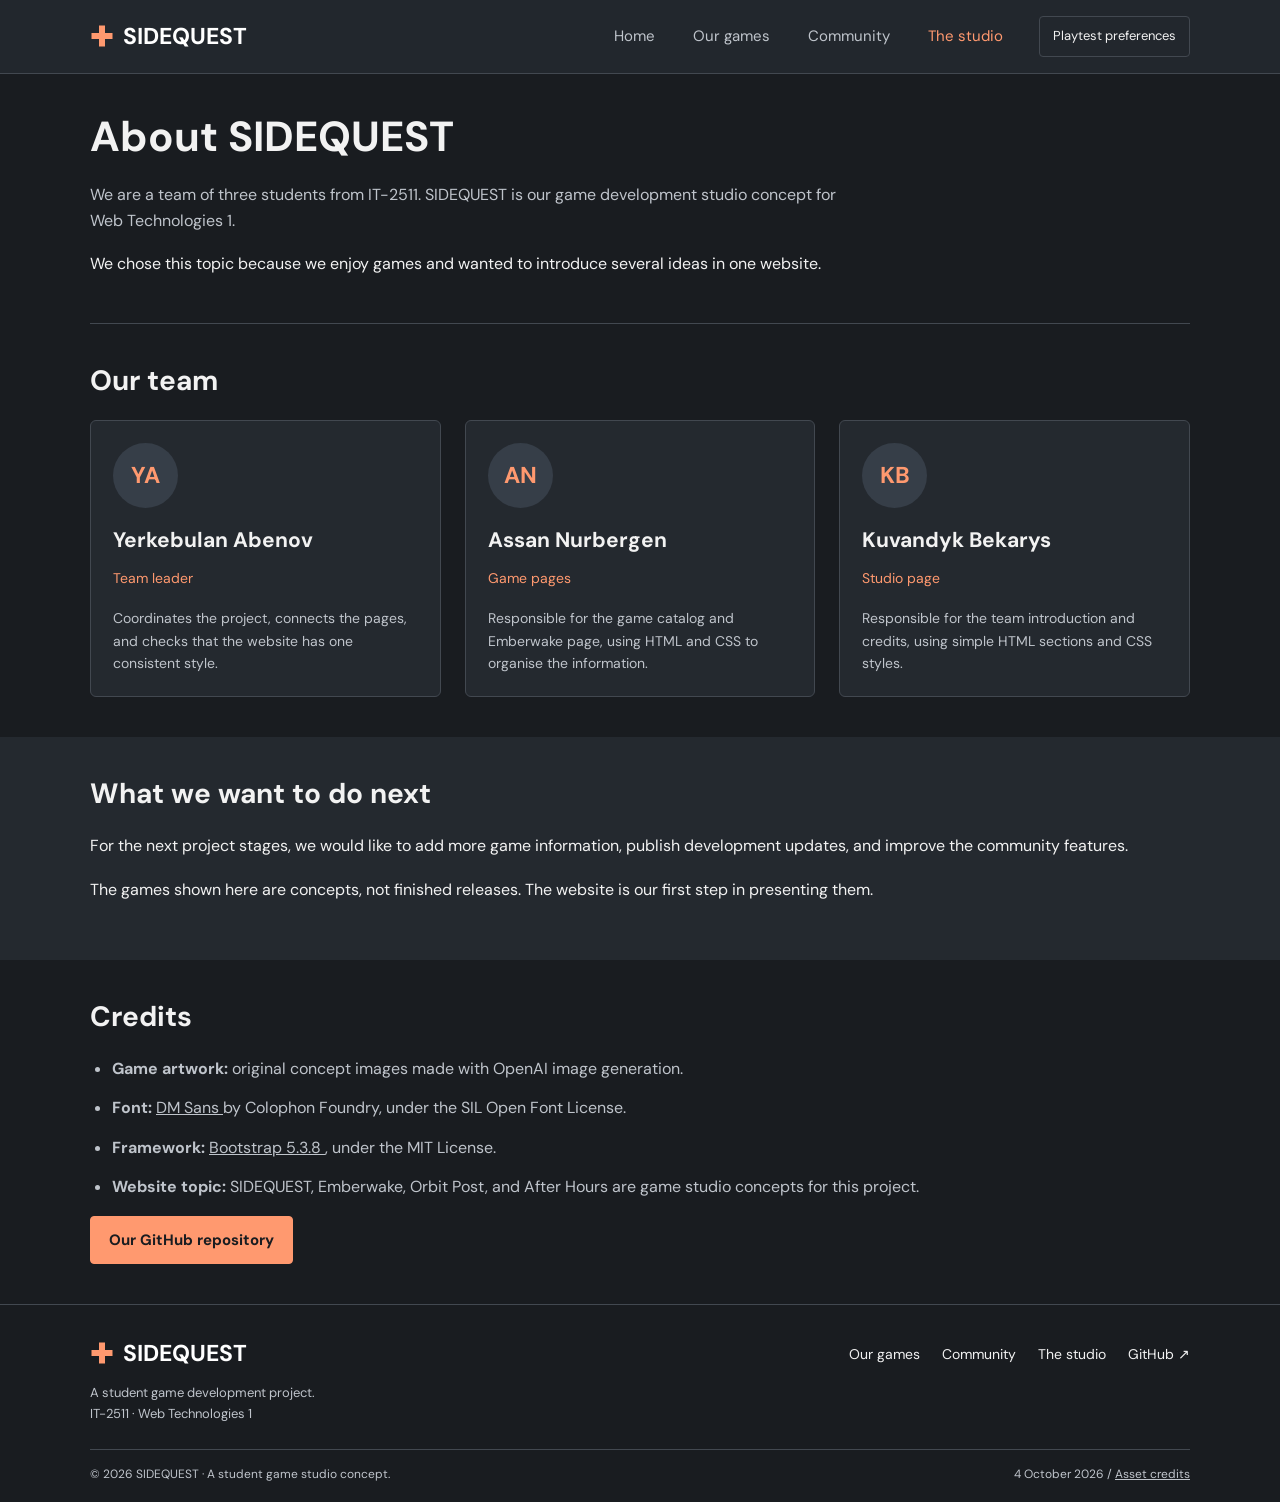
<file: studio.html>
<!DOCTYPE html>
<html lang="en">
  <head>
    <meta charset="utf-8">
    <meta name="viewport" content="width=device-width, initial-scale=1">
    <meta name="description" content="SIDEQUEST student game studio website: About us. IT-2511, Web Technologies 1.">
    <meta name="theme-color" content="#151615">
    <title>
      About us | SIDEQUEST
    </title>
    <link rel="icon" href="assets/favicon.svg" type="image/svg+xml">
    <link rel="preload" href="assets/fonts/dm-sans-regular.woff2" as="font" type="font/woff2" crossorigin>
    <link rel="stylesheet" href="assets/vendor/bootstrap.min.css">
    <link rel="stylesheet" href="css/style.css">
    <link rel="stylesheet" href="css/studio.css">
    <script src="assets/vendor/bootstrap.bundle.min.js" defer>
    </script>
    <script src="js/site.js" defer>
    </script>
  </head>
  <body>
    <a class="skip-link" href="#main">
      Skip to content
    </a>
    <header class="site-header">
      <nav class="navbar navbar-expand-lg shell" aria-label="Main navigation">
        <a class="brand" href="index.html" aria-label="SIDEQUEST home">
          <svg class="brand-mark" viewBox="0 0 32 32" aria-hidden="true">
            <path d="M12 2h8v10h10v8H20v10h-8V20H2v-8h10z" fill="currentColor"/>
          </svg>
          <span>
            SIDEQUEST
          </span>
        </a>
        <button class="navbar-toggler" type="button" data-bs-toggle="collapse" data-bs-target="#main-navigation" aria-controls="main-navigation" aria-expanded="false" aria-label="Toggle navigation">
          <span class="navbar-toggler-icon">
          </span>
        </button>
        <div class="collapse navbar-collapse" id="main-navigation">
          <ul class="navbar-nav">
            <li class="nav-item">
              <a class="nav-link" href="index.html">
                Home
              </a>
            </li>
            <li class="nav-item">
              <a class="nav-link" href="games.html">
                Our games
              </a>
            </li>
            <li class="nav-item">
              <a class="nav-link" href="community.html">
                Community
              </a>
            </li>
            <li class="nav-item">
              <a class="nav-link" href="studio.html" aria-current="page">
                The studio
              </a>
            </li>
          </ul>
          <a class="nav-cta" href="community.html#playtest">
            Playtest preferences
          </a>
        </div>
      </nav>
    </header>
    <main id="main">
      <section class="shell page-top" aria-labelledby="studio-title">
        <h1 id="studio-title">
          About SIDEQUEST
        </h1>
        <p class="intro">
          We are a team of three students from IT-2511. SIDEQUEST is our game development studio concept for Web Technologies 1.
        </p>
        <p>
          We chose this topic because we enjoy games and wanted to introduce several ideas in one website.
        </p>
      </section>
      <section class="shell section-pad rule" aria-labelledby="team-title">
        <h2 id="team-title">
          Our team
        </h2>
        <div class="row g-4">
          <article class="col-md-4">
            <div class="team-card">
              <div class="team-initials" aria-hidden="true">
                YA
              </div>
              <h3>
                Yerkebulan Abenov
              </h3>
              <p class="team-role">
                Team leader
              </p>
              <p>
                Coordinates the project, connects the pages, and checks that the website has one consistent style.
              </p>
            </div>
          </article>
          <article class="col-md-4">
            <div class="team-card">
              <div class="team-initials" aria-hidden="true">
                AN
              </div>
              <h3>
                Assan Nurbergen
              </h3>
              <p class="team-role">
                Game pages
              </p>
              <p>
                Responsible for the game catalog and Emberwake page, using HTML and CSS to organise the information.
              </p>
            </div>
          </article>
          <article class="col-md-4">
            <div class="team-card">
              <div class="team-initials" aria-hidden="true">
                KB
              </div>
              <h3>
                Kuvandyk Bekarys
              </h3>
              <p class="team-role">
                Studio page
              </p>
              <p>
                Responsible for the team introduction and credits, using simple HTML sections and CSS styles.
              </p>
            </div>
          </article>
        </div>
      </section>
      <section class="info-section section-pad">
        <div class="shell">
          <h2>
            What we want to do next
          </h2>
          <p>
            For the next project stages, we would like to add more game information, publish development updates, and improve the community features.
          </p>
          <p>
            The games shown here are concepts, not finished releases. The website is our first step in presenting them.
          </p>
        </div>
      </section>
      <section class="shell section-pad" id="credits" aria-labelledby="credits-title">
        <h2 id="credits-title">
          Credits
        </h2>
        <ul class="credit-list">
          <li>
            <strong>
              Game artwork:
            </strong>
            original concept images made with OpenAI image generation.
          </li>
          <li>
            <strong>
              Font:
            </strong>
            <a href="https://fonts.google.com/specimen/DM+Sans" target="_blank" rel="noopener noreferrer">
              DM Sans
            </a>
            by Colophon Foundry, under the SIL Open Font License.
          </li>
          <li>
            <strong>
              Framework:
            </strong>
            <a href="https://getbootstrap.com/" target="_blank" rel="noopener noreferrer">
              Bootstrap 5.3.8
            </a>
            , under the MIT License.
          </li>
          <li>
            <strong>
              Website topic:
            </strong>
            SIDEQUEST, Emberwake, Orbit Post, and After Hours are game studio concepts for this project.
          </li>
        </ul>
        <a class="button" href="https://github.com/Abenovv/Midterm-Web_Technologies-1stTerm" target="_blank" rel="noopener noreferrer">
          Our GitHub repository
        </a>
      </section>
    </main>
    <footer class="site-footer">
      <div class="shell">
        <div class="footer-top">
          <div>
            <a class="brand" href="index.html">
              <svg class="brand-mark" viewBox="0 0 32 32" aria-hidden="true">
                <path d="M12 2h8v10h10v8H20v10h-8V20H2v-8h10z" fill="currentColor"/>
              </svg>
              <span>
                SIDEQUEST
              </span>
            </a>
            <p class="footer-description">
              A student game development project.
              <br>
              IT-2511 · Web Technologies 1
            </p>
          </div>
          <nav class="footer-links" aria-label="Footer navigation">
            <a href="games.html">
              Our games
            </a>
            <a href="community.html">
              Community
            </a>
            <a href="studio.html">
              The studio
            </a>
            <a href="https://github.com/Abenovv/Midterm-Web_Technologies-1stTerm" target="_blank" rel="noopener noreferrer">
              GitHub ↗
            </a>
          </nav>
        </div>
        <div class="footer-bottom">
          <span>
            © 2026 SIDEQUEST · A student game studio concept.
          </span>
          <span>
            4 October 2026
            <span aria-hidden="true">
              /
            </span>
            <a href="studio.html#credits">
              Asset credits
            </a>
          </span>
        </div>
      </div>
    </footer>
  </body>
</html>
</file>
<file: css/style.css>
@font-face {
  font-family: 'DM Sans';
  src: url('../assets/fonts/dm-sans-regular.woff2') format('woff2');
  font-weight: 400;
  font-display: swap;
}

@font-face {
  font-family: 'DM Sans';
  src: url('../assets/fonts/dm-sans-bold.woff2') format('woff2');
  font-weight: 700;
  font-display: swap;
}

:root {
  --bg: #191c20;
  --panel: #24292f;
  --text: #f2f2f2;
  --muted: #bfc4cb;
  --orange: #ff996f;
  --line: #424850;
  --bs-body-font-family: 'DM Sans', sans-serif;
  --bs-body-bg: var(--bg);
  --bs-body-color: var(--text);
}

body {
  margin: 0;
  font-family: 'DM Sans', sans-serif;
  font-size: 16px;
  line-height: 1.6;
  background: var(--bg);
  color: var(--text);
}

h1, h2, h3 {
  font-weight: 700;
  line-height: 1.2;
  letter-spacing: 0;
}

h1 {
  font-size: 42px;
  margin-bottom: 20px;
}

h2 {
  font-size: 28px;
  margin-bottom: 22px;
}

h3 {
  font-size: 22px;
  margin-bottom: 14px;
}

p {
  margin-bottom: 18px;
}

a {
  color: inherit;
  text-decoration: none;
}

a:hover {
  color: var(--orange);
}

img {
  display: block;
  max-width: 100%;
  height: auto;
}

button, input, select, textarea {
  font: inherit;
}

a:focus-visible, button:focus-visible, input:focus-visible, select:focus-visible, textarea:focus-visible {
  outline: 3px solid var(--orange);
  outline-offset: 3px;
}

.shell {
  width: min(1100px, calc(100% - 48px));
  margin-inline: auto;
}

.accent {
  color: var(--orange);
}

.text-muted-custom, .intro {
  color: var(--muted);
}

.intro {
  max-width: 760px;
}

.skip-link {
  position: absolute;
  top: -100px;
  left: 15px;
  background: var(--orange);
  padding: 10px;
  color: #191c20;
  z-index: 10;
}

.skip-link:focus {
  top: 10px;
}

.site-header {
  background: #22272d;
  border-bottom: 1px solid var(--line);
}

.navbar {
  padding: 16px 0;
}

.brand {
  display: inline-flex;
  align-items: center;
  gap: 9px;
  font-size: 23px;
  font-weight: 700;
  color: white;
}

.brand-mark {
  width: 24px;
  height: 24px;
  color: var(--orange);
}

.navbar-nav {
  margin-left: auto;
  gap: 22px;
}

.nav-link {
  color: var(--muted);
  font-size: 15px;
}

.nav-link:hover, .nav-link[aria-current=page] {
  color: var(--orange);
}

.nav-cta {
  margin-left: 28px;
  border: 1px solid var(--line);
  padding: 9px 13px;
  border-radius: 4px;
  font-size: 13px;
}

.navbar-toggler {
  border: 1px solid #747b84;
  padding: 7px 10px;
}

.navbar-toggler-icon {
  background-image: url("data:image/svg+xml,%3Csvg xmlns='http://www.w3.org/2000/svg' viewBox='0 0 24 24'%3E%3Cpath d='M4 6h16M4 12h16M4 18h16' stroke='%23f2f2f2' stroke-width='2'/%3E%3C/svg%3E");
}

.button {
  display: inline-block;
  background: var(--orange);
  color: #191c20;
  padding: 11px 18px;
  border: 1px solid var(--orange);
  border-radius: 4px;
  font-size: 15px;
  font-weight: 700;
  min-height: 44px;
  cursor: pointer;
}

.button:hover {
  background: #ffb496;
  border-color: #ffb496;
  color: #191c20;
}

.text-link {
  display: inline-block;
  color: var(--orange);
  padding: 10px 0;
  font-size: 14px;
}

.text-link:hover {
  color: #ffb496;
  text-decoration: underline;
}

.eyebrow {
  font-size: 14px;
  color: var(--orange);
  margin-bottom: 13px;
}

.section-pad {
  padding: 40px 0;
}

.rule {
  border-top: 1px solid var(--line);
}

.section-heading {
  display: flex;
  justify-content: space-between;
  align-items: center;
  gap: 20px;
  margin-bottom: 22px;
}

.section-heading h2 {
  margin: 0;
}

.page-top {
  padding: 38px 0 28px;
}

.info-section {
  background: var(--panel);
}

.row-layout {
  display: grid;
  grid-template-columns: 1fr 1fr;
  gap: 50px;
}

.game-card {
  background: var(--panel);
  border: 1px solid var(--line);
  border-radius: 6px;
  overflow: hidden;
}

.game-card > img, .game-card > a > img {
  width: 100%;
  aspect-ratio: 1.7;
  object-fit: cover;
}

.card-body {
  padding: 20px;
}

.card-body h2, .card-body h3 {
  margin: 14px 0;
}

.card-body p {
  color: var(--muted);
}

.tag {
  display: inline-block;
  padding: 4px 8px;
  background: #353c44;
  color: #f4f4f4;
  border-radius: 3px;
  font-size: 12px;
}

.image-caption {
  font-size: 12px;
  color: var(--muted);
  margin-top: 10px;
}

.table {
  --bs-table-bg: transparent;
  --bs-table-color: var(--text);
  --bs-table-border-color: var(--line);
  table-layout: fixed;
  width: 100%;
  margin: 20px 0;
}

.table td, .table th {
  padding: 14px 8px;
  overflow-wrap: anywhere;
  font-size: 14px;
}

.table thead th {
  background: var(--panel);
  color: var(--orange);
}

.table caption {
  caption-side: bottom;
  color: var(--muted);
  font-size: 12px;
}

.site-footer {
  padding: 30px 0 18px;
  border-top: 1px solid var(--line);
}

.footer-top {
  display: flex;
  justify-content: space-between;
  gap: 25px;
}

.footer-description {
  font-size: 13px;
  color: var(--muted);
  margin: 10px 0 0;
}

.footer-links {
  display: flex;
  flex-wrap: wrap;
  gap: 22px;
  font-size: 14px;
  padding-top: 8px;
}

.footer-bottom {
  border-top: 1px solid var(--line);
  margin-top: 24px;
  padding-top: 15px;
  display: flex;
  justify-content: space-between;
  gap: 20px;
  font-size: 12px;
  color: var(--muted);
}

.footer-bottom a {
  text-decoration: underline;
}

.accordion {
  --bs-accordion-bg: transparent;
  --bs-accordion-color: var(--text);
  --bs-accordion-border-color: var(--line);
  --bs-accordion-btn-color: var(--text);
  --bs-accordion-active-color: var(--orange);
  --bs-accordion-active-bg: var(--panel);
  --bs-accordion-btn-focus-box-shadow: none;
}

.accordion-button {
  font-size: 16px;
  padding: 18px 12px;
}

.accordion-button::after {
  filter: invert(1);
}

.accordion-body {
  color: var(--muted);
}

.breadcrumb {
  --bs-breadcrumb-divider: '/';
  font-size: 13px;
}

.breadcrumb-item, .breadcrumb-item.active, .breadcrumb-item + .breadcrumb-item::before {
  color: var(--muted);
}

[hidden] {
  display: none !important;
}

@media (max-width: 991px) {
  .navbar-collapse {
    padding-top: 12px;
  }
  .navbar-nav {
    gap: 4px;
  }
  .nav-cta {
    display: inline-block;
    margin: 10px 0;
  }
}

@media (max-width: 575px) {
  .shell {
    width: calc(100% - 32px);
  }
  h1 {
    font-size: 32px;
  }
  h2 {
    font-size: 25px;
  }
  h3 {
    font-size: 21px;
  }
  .section-pad {
    padding: 30px 0;
  }
  .page-top {
    padding: 28px 0 20px;
  }
  .section-heading, .footer-top, .footer-bottom {
    flex-direction: column;
    align-items: flex-start;
    gap: 12px;
  }
  .row-layout {
    grid-template-columns: 1fr;
    gap: 25px;
  }
  .footer-links {
    gap: 16px;
  }
  .table td, .table th {
    padding: 12px 5px;
    font-size: 12px;
  }
}

@media (prefers-reduced-motion: reduce) {
  *, *::before, *::after {
    transition: none !important;
    animation: none !important;
  }
}
</file>
<file: css/home.css>
.home-hero {
  display: grid;
  grid-template-columns: 1fr 1fr;
  gap: 40px;
  align-items: center;
  padding: 42px 0;
}

.hero-copy p {
  color: var(--muted);
}

.hero-copy .eyebrow {
  color: var(--orange);
}

.hero-image {
  margin: 0;
}

.hero-image img {
  width: 100%;
  aspect-ratio: 1.5;
  object-fit: cover;
  border-radius: 6px;
}

.hero-image figcaption {
  color: var(--muted);
  font-size: 13px;
  margin-top: 10px;
}

.home-game-grid {
  display: grid;
  grid-template-columns: repeat(3, 1fr);
  gap: 22px;
}

@media (max-width: 991px) {
  .home-hero {
    gap: 25px;
  }
  .home-game-grid {
    gap: 15px;
  }
  .home-game-grid .card-body {
    padding: 15px;
  }
}

@media (max-width: 575px) {
  .home-hero {
    grid-template-columns: 1fr;
    gap: 25px;
    padding: 30px 0;
  }
  .home-game-grid {
    grid-template-columns: 1fr;
    gap: 22px;
  }
}
</file>
<file: css/community.css>
.community-values {
  display: grid;
  grid-template-columns: repeat(3, 1fr);
  gap: 25px;
  padding-bottom: 30px;
}

.community-values article {
  border-top: 2px solid var(--orange);
  padding-top: 18px;
}

.community-values h2 {
  font-size: 22px;
}

.community-values p {
  color: var(--muted);
}

.playtest-layout {
  display: grid;
  grid-template-columns: 1fr 1fr;
  gap: 50px;
  align-items: start;
}

.playtest-form {
  background: var(--bg);
  padding: 25px;
  border: 1px solid var(--line);
  border-radius: 6px;
}

.playtest-form .form-label {
  font-size: 14px;
  margin-bottom: 8px;
}

.playtest-form .form-control, .playtest-form .form-select {
  background-color: #f4f4f4;
  color: #20252a;
  border-color: #858e98;
  min-height: 44px;
}

.playtest-form .form-check-label {
  font-size: 13px;
}

.playtest-form .form-check-input:checked {
  background-color: #a64520;
  border-color: #a64520;
}

.optional, .form-note {
  color: var(--muted);
  font-size: 12px;
}

.form-note {
  margin: 12px 0 0;
}

.form-feedback {
  margin: 15px 0 0;
  color: var(--orange);
  font-size: 13px;
}

.saved-note {
  display: flex;
  justify-content: space-between;
  gap: 15px;
  border: 1px solid var(--line);
  padding: 18px;
  margin-top: 20px;
  font-size: 14px;
}

.clear-preferences {
  border: 0;
  background: transparent;
  color: var(--orange);
  text-decoration: underline;
  font-size: 13px;
  min-height: 44px;
}

@media (max-width: 991px) {
  .playtest-layout {
    gap: 25px;
  }
}

@media (max-width: 575px) {
  .community-values, .playtest-layout {
    grid-template-columns: 1fr;
    gap: 20px;
  }
  .playtest-form {
    padding: 20px;
  }
  .saved-note {
    flex-direction: column;
  }
}
</file>
<file: css/emberwake.css>
.game-banner {
  width: 100%;
  max-height: 380px;
  object-fit: cover;
  border-radius: 6px;
  margin-top: 25px;
}

.game-about {
  display: grid;
  grid-template-columns: 1.3fr 0.7fr;
  gap: 50px;
  padding: 20px 0 40px;
}

.game-info {
  background: var(--panel);
  padding: 25px;
  border: 1px solid var(--line);
  border-radius: 6px;
  align-self: start;
}

.game-info h2 {
  font-size: 23px;
}

.game-info dt {
  color: var(--orange);
  font-size: 13px;
}

.game-info dd {
  margin-bottom: 16px;
}

.wishlist-message {
  font-size: 13px;
  color: var(--muted);
  margin-top: 12px;
}

@media (max-width: 575px) {
  .game-banner {
    height: 230px;
    object-position: 65% center;
  }
  .game-about {
    grid-template-columns: 1fr;
    gap: 20px;
  }
}
</file>
<file: css/games.css>
.catalog-tools {
  display: flex;
  flex-wrap: wrap;
  gap: 10px;
  margin-bottom: 25px;
}

.filter-button {
  background: var(--panel);
  color: var(--text);
  border: 1px solid var(--line);
  border-radius: 4px;
  min-height: 44px;
  padding: 8px 15px;
  cursor: pointer;
}

.filter-button[aria-pressed=true] {
  background: var(--orange);
  border-color: var(--orange);
  color: #191c20;
}

.catalog-grid {
  display: grid;
  grid-template-columns: 1fr 1fr;
  gap: 25px;
  padding-bottom: 40px;
}

.game-platform {
  font-size: 13px;
  border-top: 1px solid var(--line);
  padding-top: 12px;
}

@media (max-width: 575px) {
  .catalog-grid {
    grid-template-columns: 1fr;
    gap: 22px;
  }
  .filter-button {
    font-size: 13px;
    padding: 8px 12px;
  }
}
</file>
<file: css/studio.css>
.team-card {
  background: var(--panel);
  border: 1px solid var(--line);
  border-radius: 6px;
  padding: 22px;
  height: 100%;
}

.team-initials {
  display: inline-flex;
  align-items: center;
  justify-content: center;
  width: 65px;
  height: 65px;
  border-radius: 50%;
  background: #363e48;
  color: var(--orange);
  font-size: 23px;
  font-weight: 700;
  margin-bottom: 20px;
}

.team-card h3 {
  font-size: 21px;
}

.team-role {
  color: var(--orange);
  font-size: 14px;
}

.team-card p:last-child {
  color: var(--muted);
  font-size: 14px;
  margin-bottom: 0;
}

.credit-list {
  padding-left: 22px;
  color: var(--muted);
}

.credit-list li {
  margin-bottom: 14px;
}

.credit-list a {
  text-decoration: underline;
}
</file>
